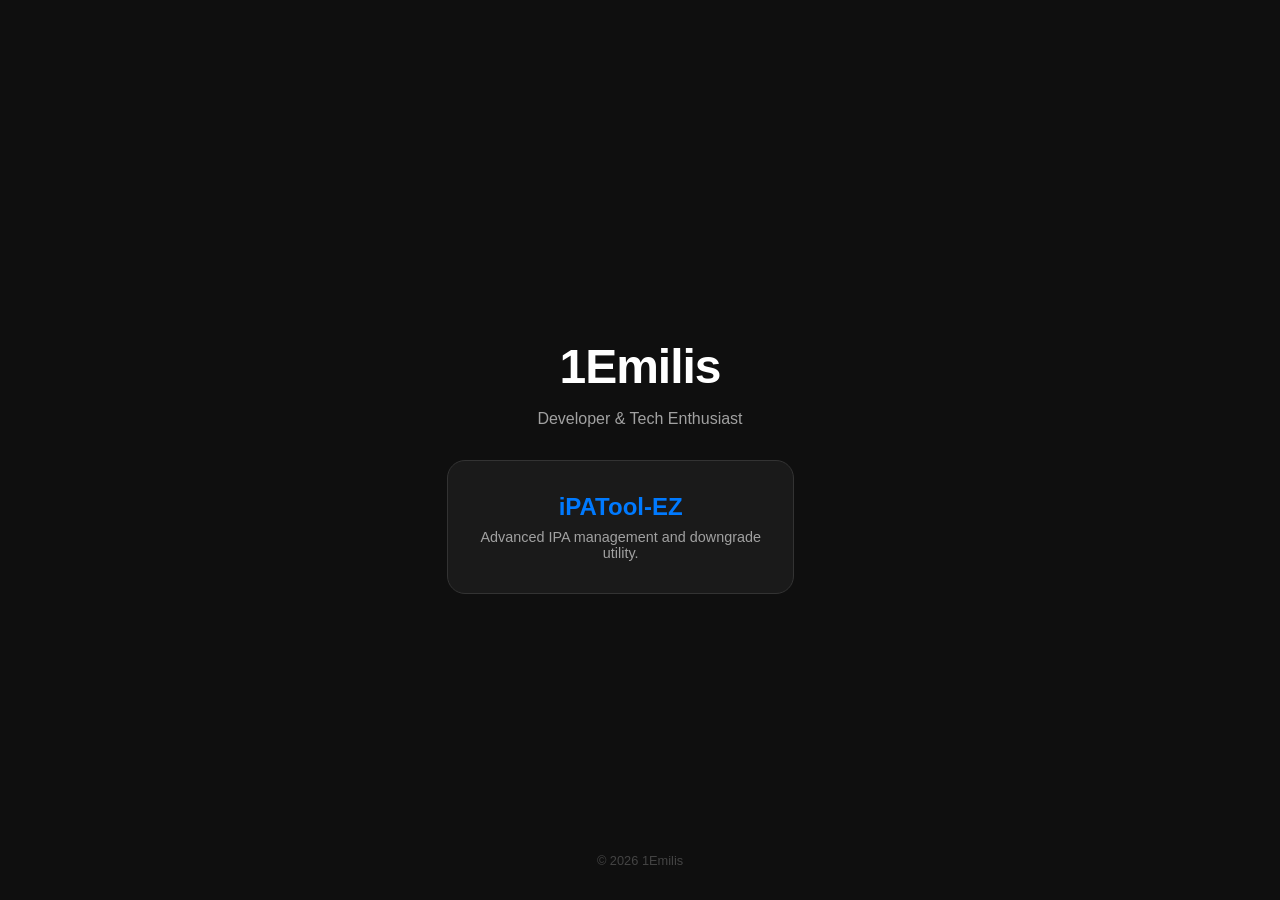
<file: index.html>
<!DOCTYPE html>
<html lang="en">
<head>
    <meta name="google-site-verification" content="D-QRva2UUoXNtY0a9z_svBo3CG_BpE1d66fQ77mNzK4">
    <meta charset="UTF-8">
    <meta name="viewport" content="width=device-width, initial-scale=1.0">
    <title>1Emilis | Home</title>
    <style>
        :root {
            --bg: #0f0f0f;
            --card: #1a1a1a;
            --accent: #007aff;
            --text: #ffffff;
            --text-dim: #a1a1a1;
        }

        body {
            background-color: var(--bg);
            color: var(--text);
            font-family: -apple-system, BlinkMacSystemFont, "Segoe UI", Roboto, Helvetica, Arial, sans-serif;
            display: flex;
            flex-direction: column;
            align-items: center;
            justify-content: center;
            height: 100vh;
            margin: 0;
            overflow: hidden;
        }

        .container {
            text-align: center;
        }

        h1 {
            font-size: 3rem;
            margin-bottom: 0.5rem;
            letter-spacing: -1px;
        }

        p {
            color: var(--text-dim);
            margin-bottom: 2rem;
        }

        .projects-grid {
            display: grid;
            grid-template-columns: 1fr;
            gap: 20px;
            max-width: 400px;
            width: 90%;
        }

        .card {
            background: var(--card);
            padding: 2rem;
            border-radius: 18px;
            text-decoration: none;
            color: inherit;
            border: 1px solid #333;
            transition: transform 0.2s ease, border-color 0.2s ease;
        }

        .card:hover {
            transform: translateY(-5px);
            border-color: var(--accent);
        }

        .card h2 {
            margin: 0 0 0.5rem 0;
            color: var(--accent);
        }

        .card p {
            margin: 0;
            font-size: 0.9rem;
        }

        .footer {
            position: absolute;
            bottom: 2rem;
            font-size: 0.8rem;
            color: #444;
        }
    </style>
</head>
<body>

    <div class="container">
        <h1>1Emilis</h1>
        <p>Developer & Tech Enthusiast</p>

        <div class="projects-grid">
            <a href="/ipa/index.html" class="card">
                <h2>iPATool-EZ</h2>
                <p>Advanced IPA management and downgrade utility.</p>
            </a>
            
            </div>
    </div>

    <div class="footer">
        © 2026 1Emilis
    </div>

</body>
</html>
</file>
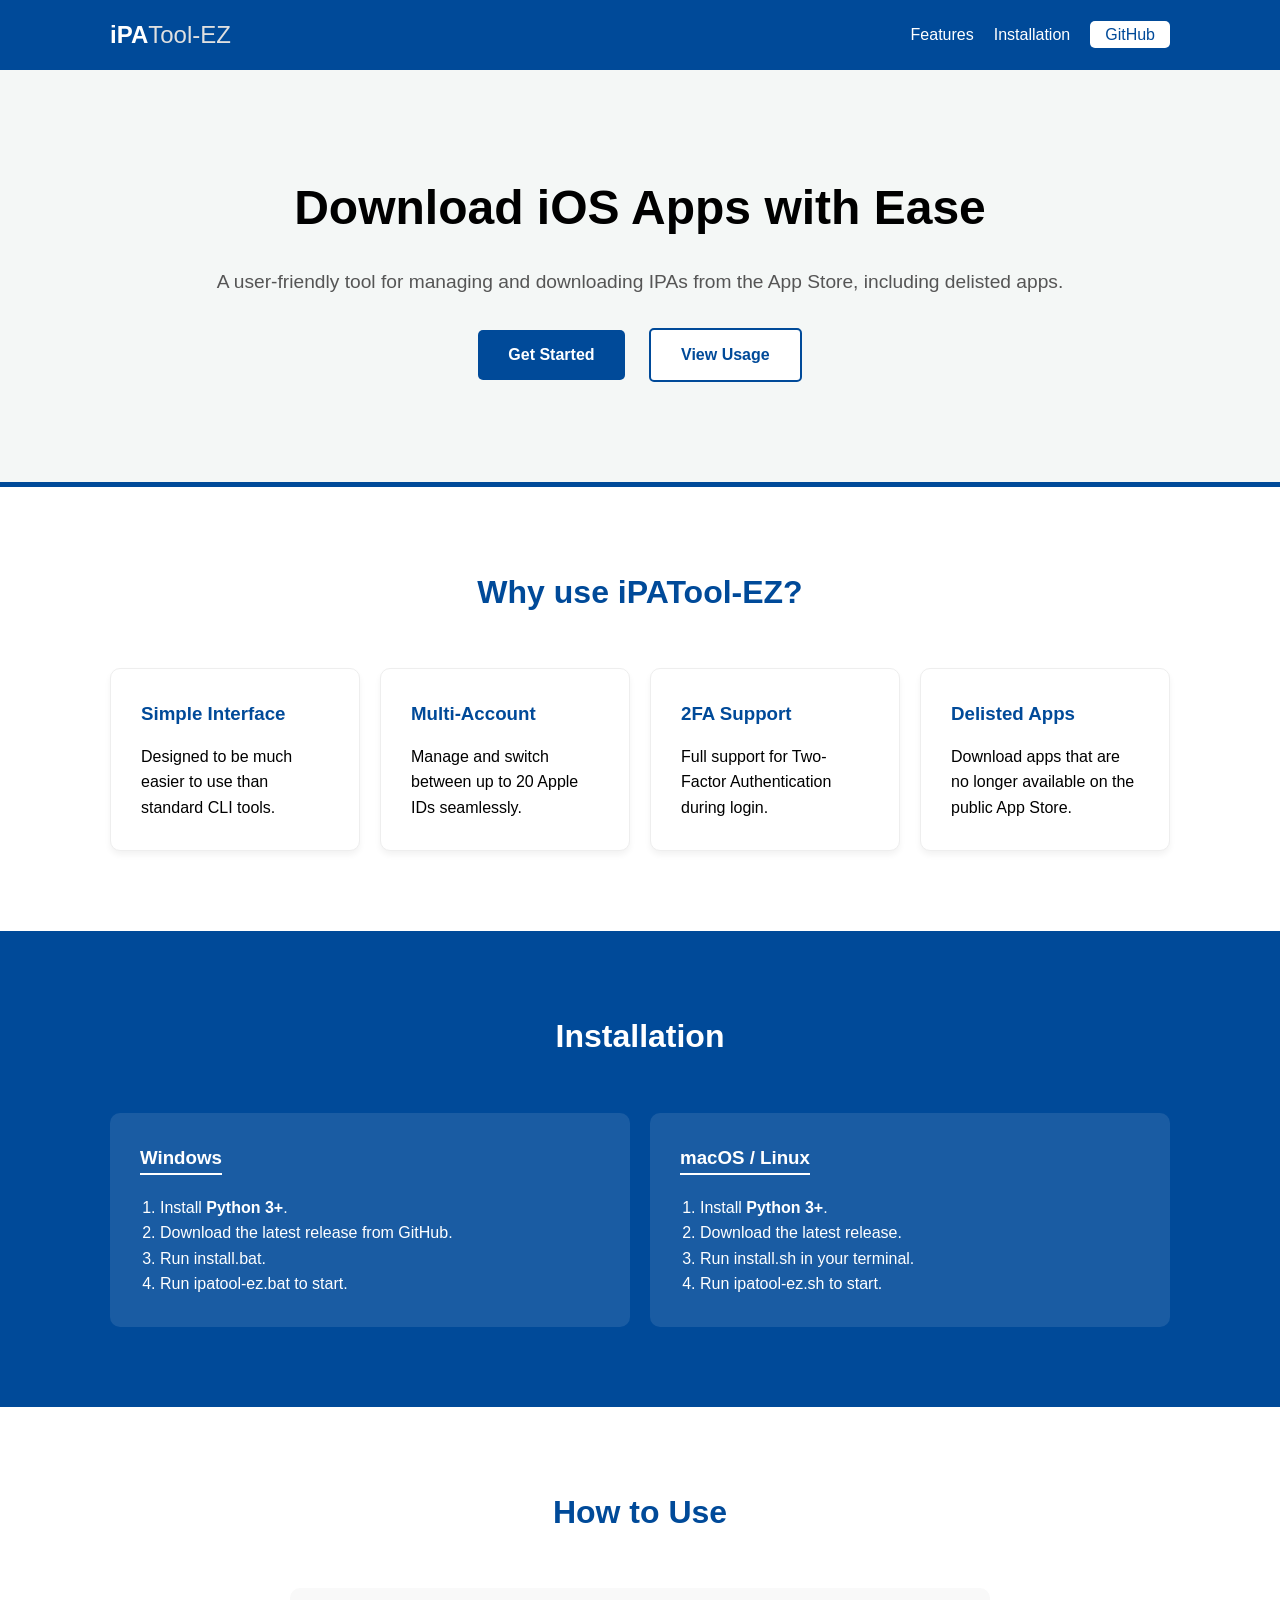
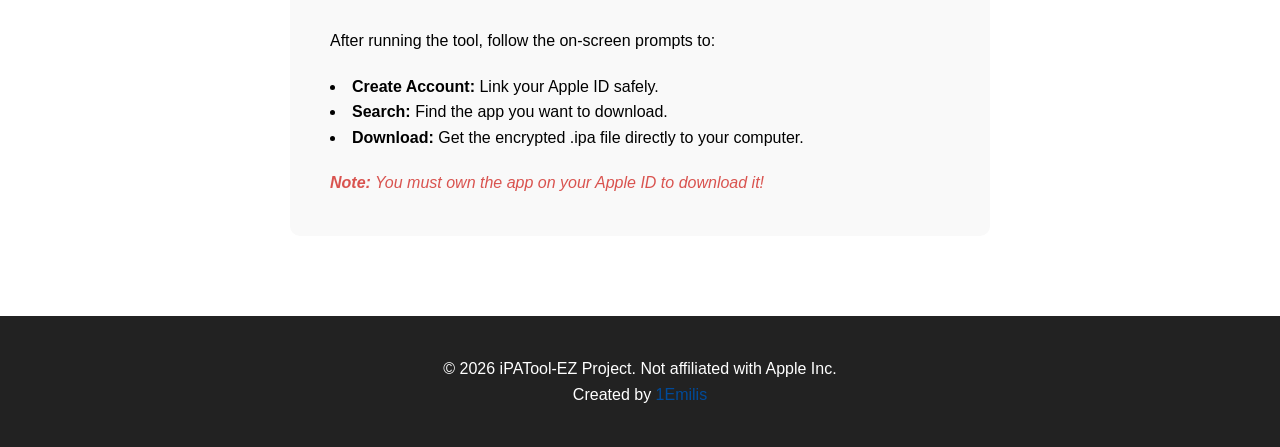
<file: ipa/index.html>
<!DOCTYPE html>
<html lang="en">

<head>
    <meta name="google-site-verification" content="D-QRva2UUoXNtY0a9z_svBo3CG_BpE1d66fQ77mNzK4" />
    <meta charset="UTF-8">
    <meta name="viewport" content="width=device-width, initial-scale=1.0">
    <title>iPATool-EZ | Easy iOS App Downloading</title>
    <link rel="stylesheet" href="style.css">
</head>
<body>

    <nav>
        <div class="container">
            <h1 class="logo">iPA<span>Tool-EZ</span></h1>
            <ul>
                <li><a href="#features">Features</a></li>
                <li><a href="#install">Installation</a></li>
                <li><a href="https://github.com/1Emilis1/iPATool-EZ" target="_blank" class="btn-git">GitHub</a></li>
            </ul>
        </div>
    </nav>

    <header class="hero">
        <div class="container">
            <h1>Download iOS Apps with Ease</h1>
            <p>A user-friendly tool for managing and downloading IPAs from the App Store, including delisted apps.</p>
            <div class="hero-btns">
                <a href="#install" class="btn-primary">Get Started</a>
                <a href="#usage" class="btn-secondary">View Usage</a>
            </div>
        </div>
    </header>

    <section id="features" class="features">
        <div class="container">
            <h2 class="section-title">Why use iPATool-EZ?</h2>
            <div class="feature-grid">
                <div class="feature-card">
                    <h3>Simple Interface</h3>
                    <p>Designed to be much easier to use than standard CLI tools.</p>
                </div>
                <div class="feature-card">
                    <h3>Multi-Account</h3>
                    <p>Manage and switch between up to 20 Apple IDs seamlessly.</p>
                </div>
                <div class="feature-card">
                    <h3>2FA Support</h3>
                    <p>Full support for Two-Factor Authentication during login.</p>
                </div>
                <div class="feature-card">
                    <h3>Delisted Apps</h3>
                    <p>Download apps that are no longer available on the public App Store.</p>
                </div>
            </div>
        </div>
    </section>

    <section id="install" class="install">
        <div class="container">
            <h2 class="section-title">Installation</h2>
            <div class="install-container">
                <div class="os-box">
                    <h3>Windows</h3>
                    <ol>
                        <li>Install <strong>Python 3+</strong>.</li>
                        <li>Download the latest release from GitHub.</li>
                        <li>Run <code>install.bat</code>.</li>
                        <li>Run <code>ipatool-ez.bat</code> to start.</li>
                    </ol>
                </div>
                <div class="os-box">
                    <h3>macOS / Linux</h3>
                    <ol>
                        <li>Install <strong>Python 3+</strong>.</li>
                        <li>Download the latest release.</li>
                        <li>Run <code>install.sh</code> in your terminal.</li>
                        <li>Run <code>ipatool-ez.sh</code> to start.</li>
                    </ol>
                </div>
            </div>
        </div>
    </section>

    <section id="usage" class="usage">
        <div class="container">
            <h2 class="section-title">How to Use</h2>
            <div class="usage-content">
                <p>After running the tool, follow the on-screen prompts to:</p>
                <ul>
                    <li><strong>Create Account:</strong> Link your Apple ID safely.</li>
                    <li><strong>Search:</strong> Find the app you want to download.</li>
                    <li><strong>Download:</strong> Get the encrypted .ipa file directly to your computer.</li>
                </ul>
                <p class="note"><strong>Note:</strong> You must own the app on your Apple ID to download it!</p>
            </div>
        </div>
    </section>

    <footer>
        <div class="container">
            <p>&copy; 2026 iPATool-EZ Project. Not affiliated with Apple Inc.</p>
            <p>Created by <a href="https://github.com/1Emilis1" target="_blank">1Emilis</a></p>
        </div>
    </footer>

</body>
</html>
</file>
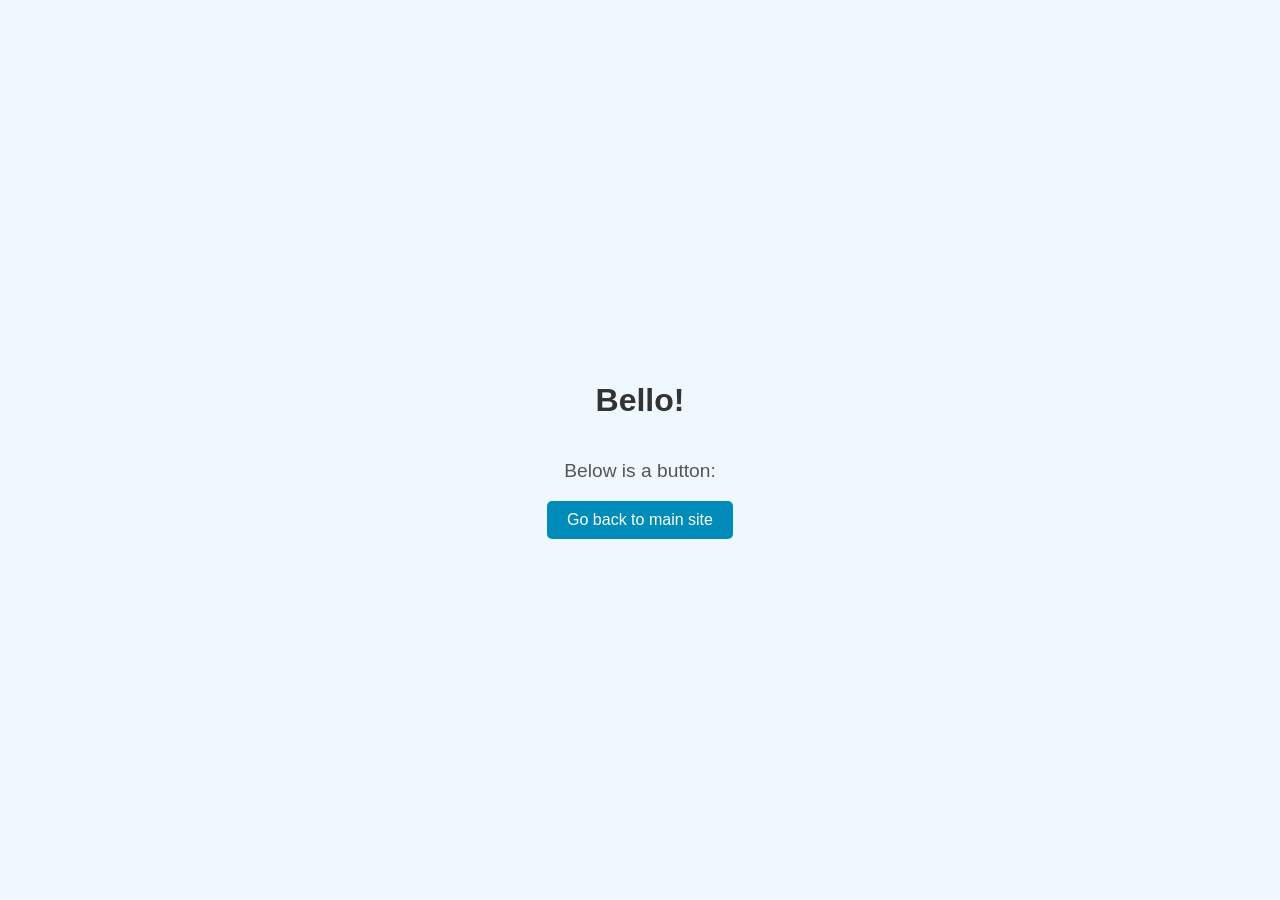
<file: projects/index.html>
<!DOCTYPE html>
<html>
<head>
    <title>1emilis1.github.io</title>
    <style>
        body {
            font-family: Arial, sans-serif;
            background-color: #f0f8ff;
            margin: 0;
            padding: 0;
            display: flex;
            flex-direction: column;
            align-items: center;
            justify-content: center;
            height: 100vh;
        }
        h1 {
            color: #333;
        }
        p {
            font-size: 1.2em;
            color: #555;
        }
        a {
            text-decoration: none;
            color: #008cba;
            font-weight: bold;
        }
        a:hover {
            text-decoration: underline;
        }
        button {
            background-color: #008cba;
            color: white;
            padding: 10px 20px;
            border: none;
            border-radius: 5px;
            cursor: pointer;
            font-size: 1em;
        }
        button:hover {
            background-color: #005f6b;
        }
    </style>
</head>
<body>
    <h1>Bello!</h1>
    <p>Below is a button:</p>
    <a href="https://1emilis1.github.io/"><button>Go back to main site</button></a>
</body>
</html>
</file>
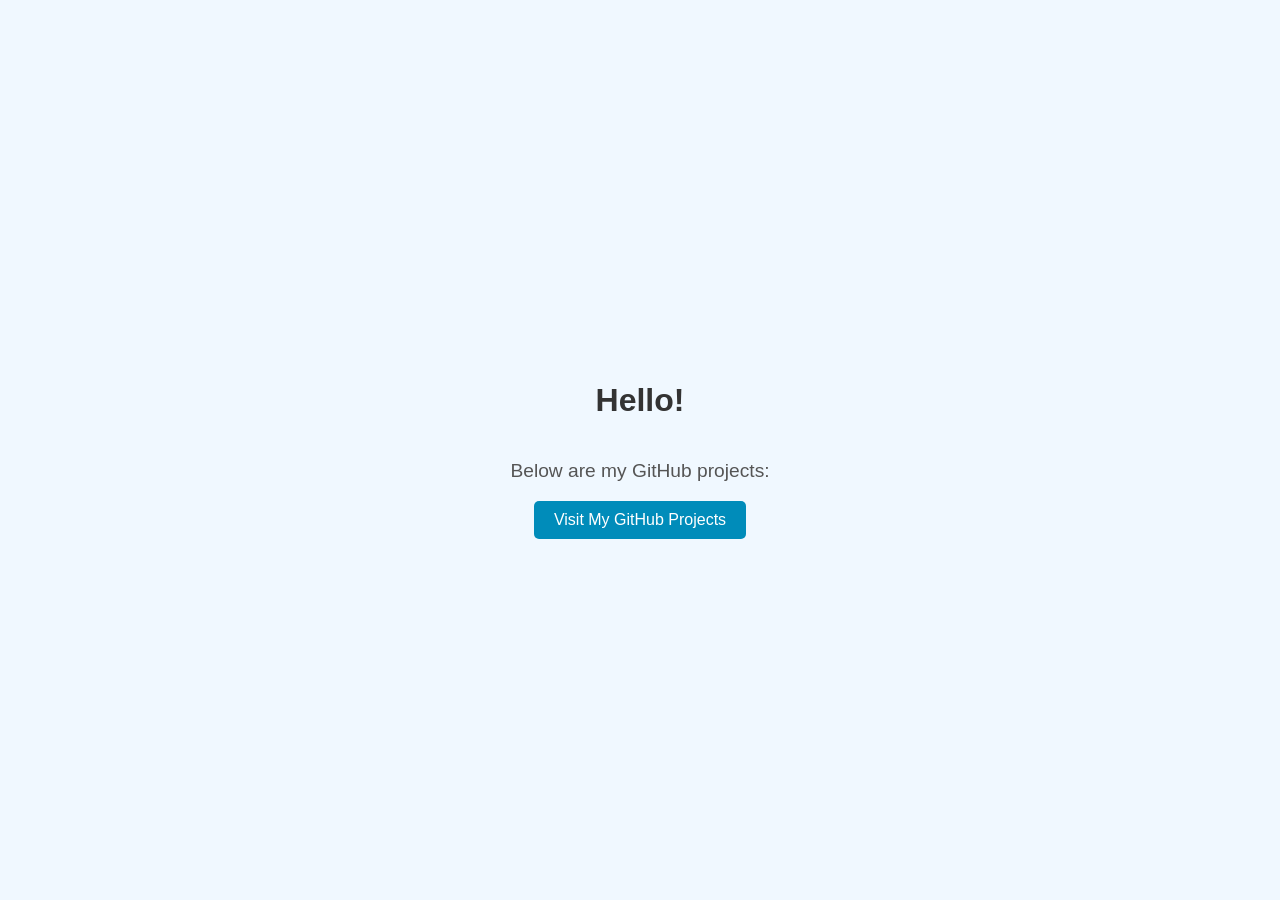
<file: main.html>
<!DOCTYPE html>
<html>
<head>
    <title>1emilis1.github.io</title>
    <style>
        body {
            font-family: Arial, sans-serif;
            background-color: #f0f8ff;
            margin: 0;
            padding: 0;
            display: flex;
            flex-direction: column;
            align-items: center;
            justify-content: center;
            height: 100vh;
        }
        h1 {
            color: #333;
        }
        p {
            font-size: 1.2em;
            color: #555;
        }
        a {
            text-decoration: none;
            color: #008cba;
            font-weight: bold;
        }
        a:hover {
            text-decoration: underline;
        }
        button {
            background-color: #008cba;
            color: white;
            padding: 10px 20px;
            border: none;
            border-radius: 5px;
            cursor: pointer;
            font-size: 1em;
        }
        button:hover {
            background-color: #005f6b;
        }
    </style>
</head>
<body>
    <h1>Hello!</h1>
    <p>Below are my GitHub projects:</p>
    <a href="https://1emilis1.github.io/projects"><button>Visit My GitHub Projects</button></a>
</body>
</html>
</file>
<file: ipa/style.css>
/* General Styles */
* {
    margin: 0;
    padding: 0;
    box-sizing: border-box;
    font-family: 'Segoe UI', Tahoma, Geneva, Verdana, sans-serif;
}

body {
    background-color: #ffffff;
    color: #000000;
    line-height: 1.6;
}

.container {
    max-width: 1100px;
    margin: 0 auto;
    padding: 0 20px;
}

/* Navigation */
nav {
    background: #004a99; /* Deep Blue */
    color: #fff;
    padding: 1rem 0;
    position: sticky;
    top: 0;
    z-index: 1000;
}

nav .container {
    display: flex;
    justify-content: space-between;
    align-items: center;
}

nav .logo {
    font-size: 1.5rem;
}

nav .logo span {
    font-weight: 300;
    color: #e0e0e0;
}

nav ul {
    display: flex;
    list-style: none;
}

nav ul li {
    margin-left: 20px;
}

nav ul li a {
    color: #fff;
    text-decoration: none;
    font-weight: 500;
}

.btn-git {
    background: #fff;
    color: #004a99 !important;
    padding: 5px 15px;
    border-radius: 5px;
}

/* Hero Section */
.hero {
    background: #f4f7f6;
    padding: 100px 0;
    text-align: center;
    border-bottom: 5px solid #004a99;
}

.hero h1 {
    font-size: 3rem;
    margin-bottom: 20px;
}

.hero p {
    font-size: 1.2rem;
    color: #555;
    margin-bottom: 30px;
}

.btn-primary, .btn-secondary {
    padding: 12px 30px;
    text-decoration: none;
    border-radius: 5px;
    font-weight: bold;
    margin: 0 10px;
    display: inline-block;
}

.btn-primary {
    background: #004a99;
    color: #fff;
}

.btn-secondary {
    background: #fff;
    color: #004a99;
    border: 2px solid #004a99;
}

/* Features */
.features {
    padding: 80px 0;
}

.section-title {
    text-align: center;
    margin-bottom: 50px;
    font-size: 2rem;
    color: #004a99;
}

.feature-grid {
    display: grid;
    grid-template-columns: repeat(auto-fit, minmax(250px, 1fr));
    gap: 20px;
}

.feature-card {
    background: #fff;
    padding: 30px;
    border: 1px solid #eee;
    border-radius: 10px;
    box-shadow: 0 4px 6px rgba(0,0,0,0.05);
    transition: transform 0.3s;
}

.feature-card:hover {
    transform: translateY(-10px);
}

.feature-card h3 {
    margin-bottom: 15px;
    color: #004a99;
}

/* Install Section */
.install {
    background: #004a99;
    color: #fff;
    padding: 80px 0;
}

.install .section-title {
    color: #fff;
}

.install-container {
    display: flex;
    justify-content: space-around;
    flex-wrap: wrap;
    gap: 20px;
}

.os-box {
    background: rgba(255, 255, 255, 0.1);
    padding: 30px;
    border-radius: 10px;
    flex: 1;
    min-width: 300px;
}

.os-box h3 {
    margin-bottom: 20px;
    border-bottom: 2px solid #fff;
    display: inline-block;
}

.os-box ol {
    margin-left: 20px;
}

/* Usage */
.usage {
    padding: 80px 0;
    text-align: center;
}

.usage-content {
    max-width: 700px;
    margin: 0 auto;
    text-align: left;
    background: #f9f9f9;
    padding: 40px;
    border-radius: 10px;
}

.usage-content ul {
    margin: 20px 0;
    list-style-position: inside;
}

.note {
    font-style: italic;
    color: #d9534f;
    margin-top: 20px;
}

/* Footer */
footer {
    background: #222;
    color: #fff;
    text-align: center;
    padding: 40px 0;
}

footer a {
    color: #004a99;
    text-decoration: none;
}
</file>
